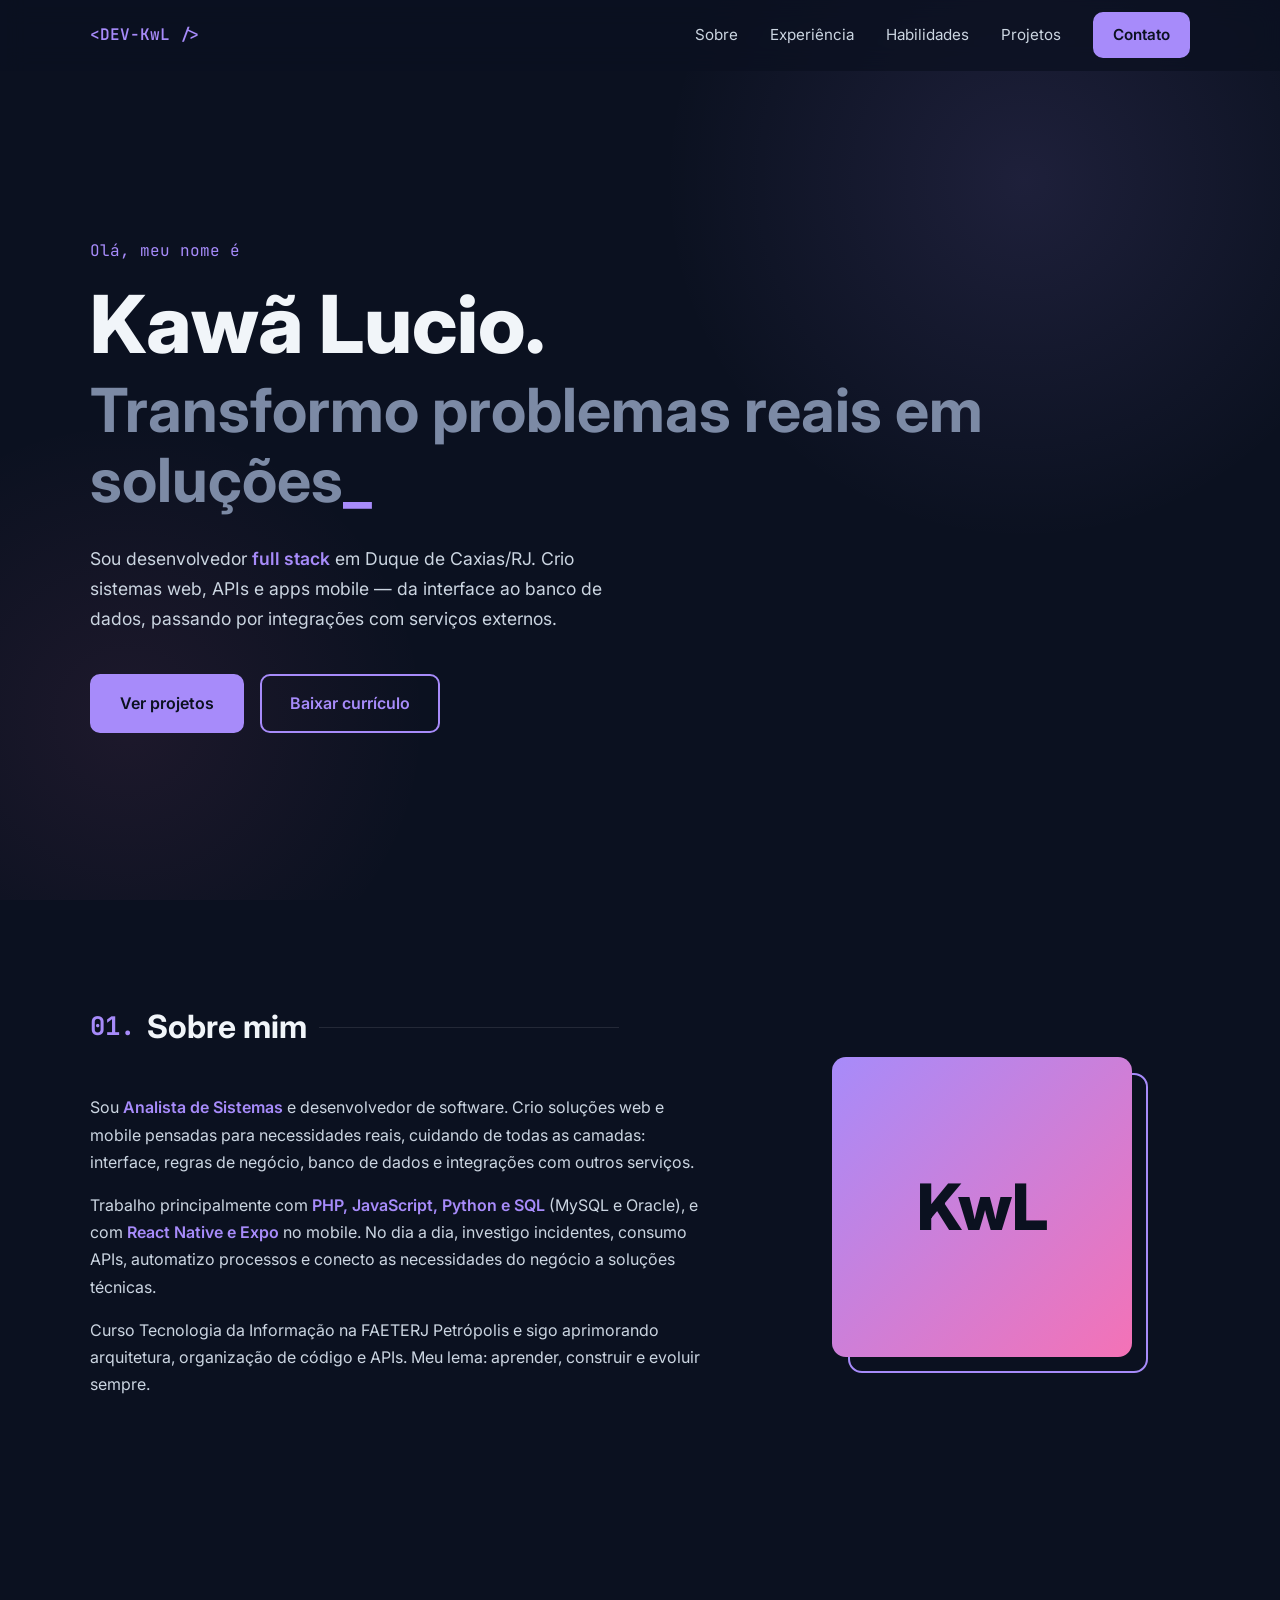
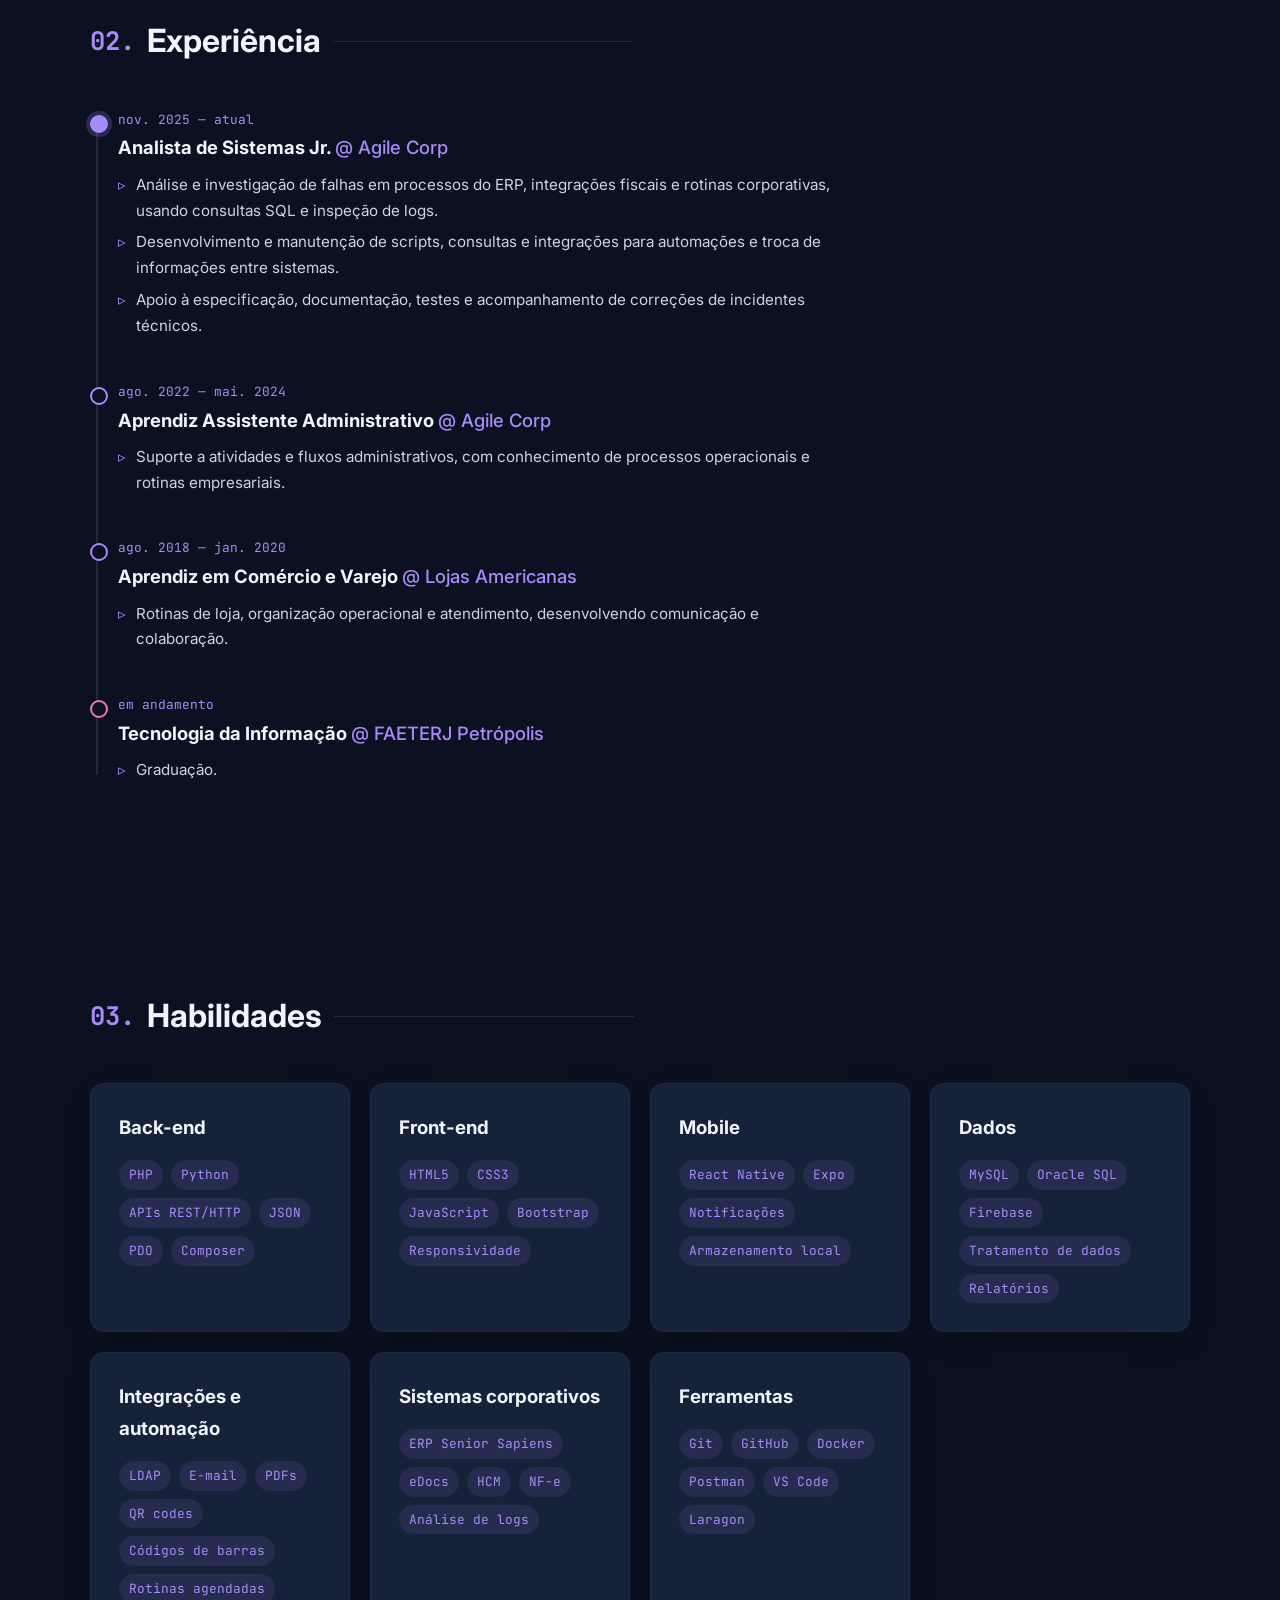
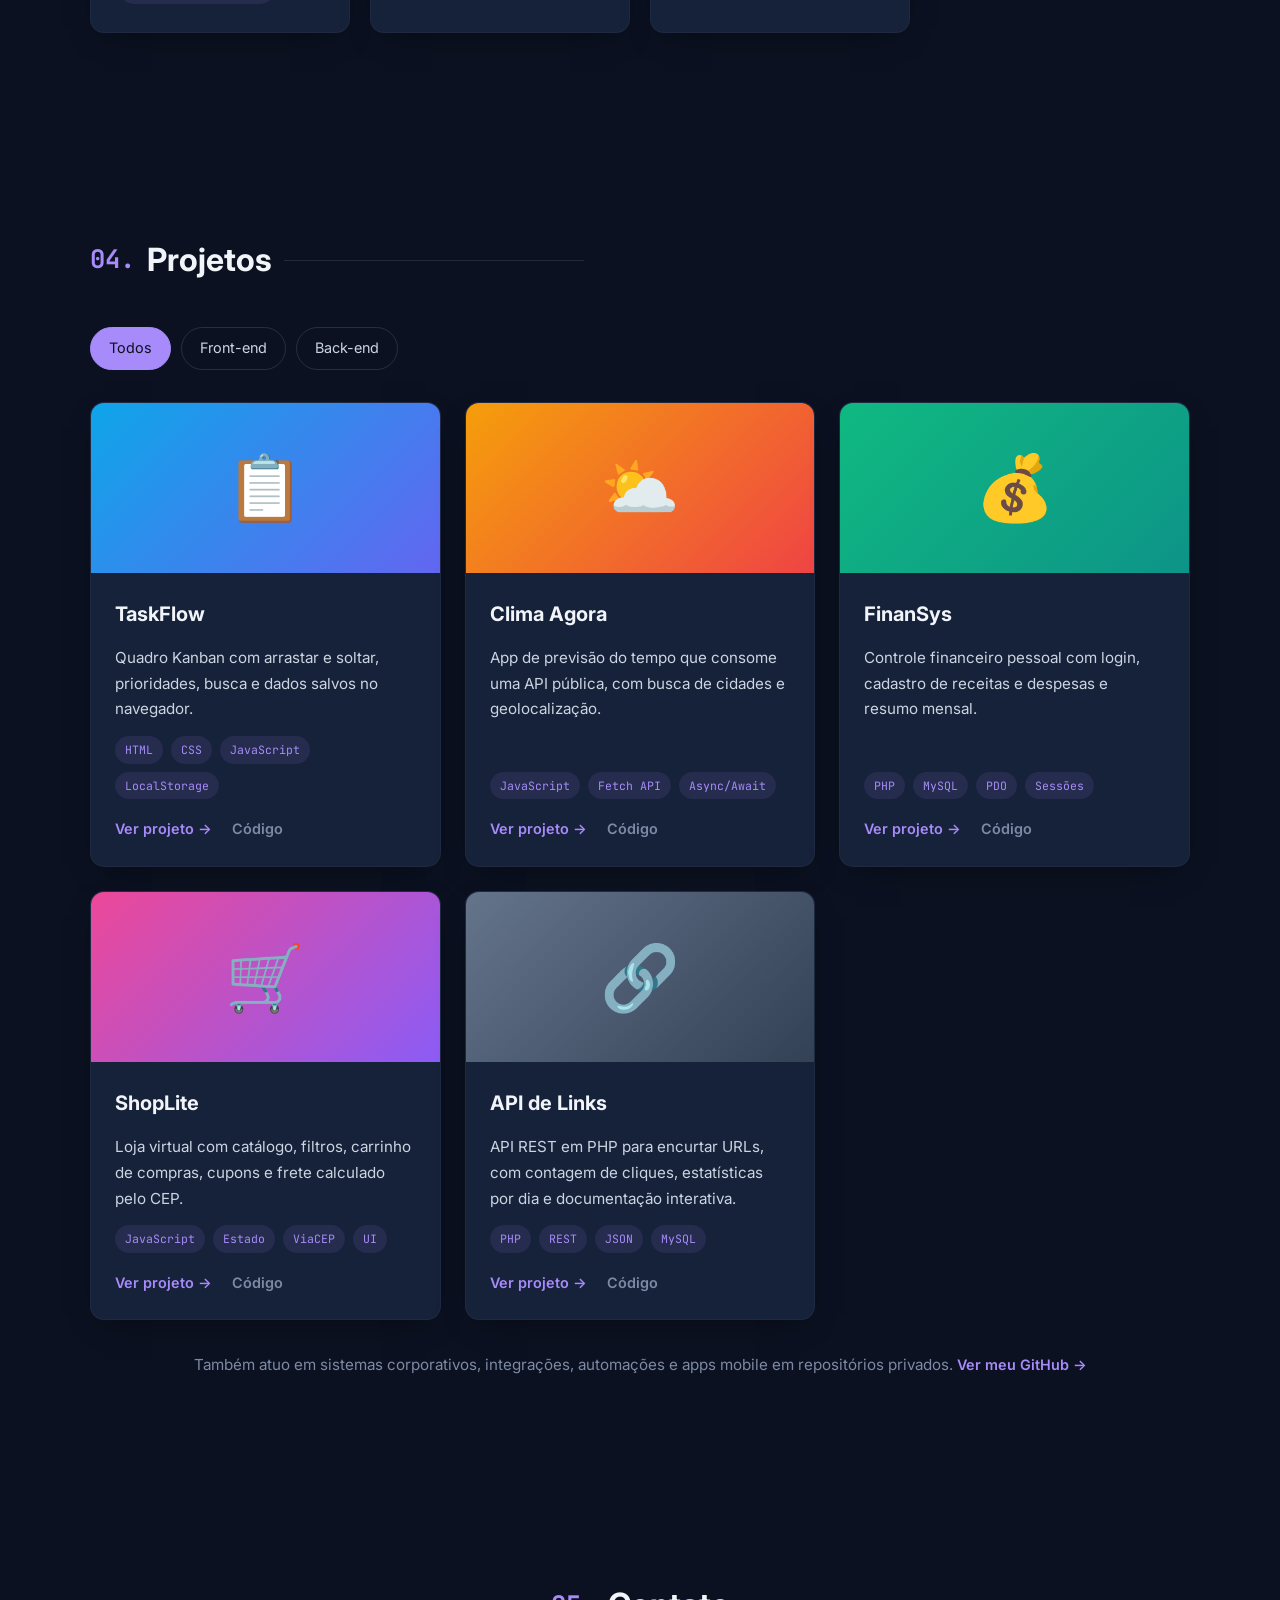
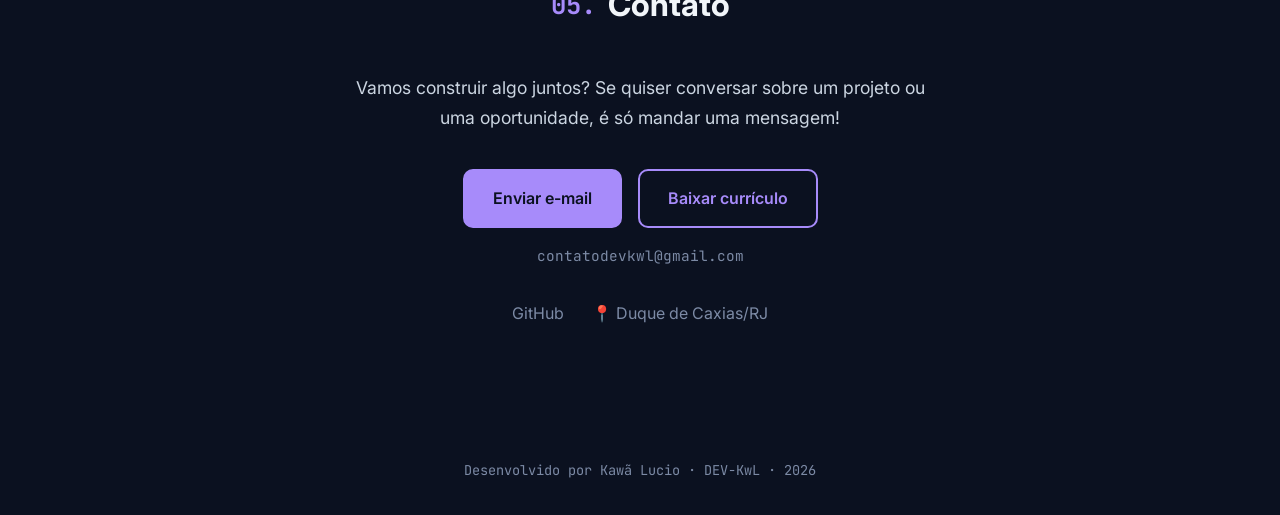
<file: index.html>
<!DOCTYPE html>
<html lang="pt-BR">
<head>
  <meta charset="UTF-8">
  <meta name="viewport" content="width=device-width, initial-scale=1.0">
  <title>Kawã Lucio — Desenvolvedor Full Stack</title>
  <meta name="description" content="Portfólio de Kawã Lucio (DEV-KwL), desenvolvedor full stack em Duque de Caxias/RJ. Sistemas web, APIs, integrações e apps mobile.">
  <link rel="preconnect" href="https://fonts.googleapis.com">
  <link href="https://fonts.googleapis.com/css2?family=Inter:wght@400;500;600;700;800&family=JetBrains+Mono:wght@400;600&display=swap" rel="stylesheet">
  <link rel="stylesheet" href="assets/css/style.css">
</head>
<body>
  <header class="nav">
    <div class="container nav__inner">
      <a href="#inicio" class="nav__logo">&lt;DEV-KwL /&gt;</a>
      <button class="nav__toggle" aria-label="Abrir menu" aria-expanded="false">
        <span></span><span></span><span></span>
      </button>
      <nav class="nav__menu">
        <a href="#sobre">Sobre</a>
        <a href="#experiencia">Experiência</a>
        <a href="#habilidades">Habilidades</a>
        <a href="#projetos">Projetos</a>
        <a href="#contato" class="btn btn--small">Contato</a>
      </nav>
    </div>
  </header>

  <main>
    <!-- HERO -->
    <section id="inicio" class="hero">
      <div class="container hero__inner">
        <p class="hero__hello mono">Olá, meu nome é</p>
        <h1 class="hero__title">Kawã Lucio.</h1>
        <h2 class="hero__subtitle">Transformo problemas reais em soluções<span class="cursor">_</span></h2>
        <p class="hero__text">
          Sou desenvolvedor <strong>full stack</strong> em Duque de Caxias/RJ. Crio sistemas web,
          APIs e apps mobile — da interface ao banco de dados, passando por integrações com
          serviços externos.
        </p>
        <div class="hero__actions">
          <a href="#projetos" class="btn">Ver projetos</a>
          <a href="assets/curriculo.pdf" class="btn btn--ghost" download="Curriculo_Kawa_Lucio.pdf">Baixar currículo</a>
        </div>
      </div>
    </section>

    <!-- SOBRE -->
    <section id="sobre" class="section">
      <div class="container about">
        <div class="about__text reveal">
          <h2 class="section__title"><span class="mono">01.</span> Sobre mim</h2>
          <p>
            Sou <strong>Analista de Sistemas</strong> e desenvolvedor de software. Crio soluções web e
            mobile pensadas para necessidades reais, cuidando de todas as camadas: interface, regras de
            negócio, banco de dados e integrações com outros serviços.
          </p>
          <p>
            Trabalho principalmente com <strong>PHP, JavaScript, Python e SQL</strong> (MySQL e Oracle),
            e com <strong>React Native e Expo</strong> no mobile. No dia a dia, investigo incidentes,
            consumo APIs, automatizo processos e conecto as necessidades do negócio a soluções técnicas.
          </p>
          <p>
            Curso Tecnologia da Informação na FAETERJ Petrópolis e sigo aprimorando arquitetura,
            organização de código e APIs. Meu lema: aprender, construir e evoluir sempre.
          </p>
        </div>
        <div class="about__photo reveal">
          <div class="about__photo-frame">
            <span>KwL</span>
          </div>
        </div>
      </div>
    </section>

    <!-- EXPERIÊNCIA -->
    <section id="experiencia" class="section">
      <div class="container">
        <h2 class="section__title reveal"><span class="mono">02.</span> Experiência</h2>
        <ol class="timeline">
          <li class="timeline__item reveal">
            <p class="timeline__date mono">nov. 2025 — atual</p>
            <h3>Analista de Sistemas Jr. <span>@ Agile Corp</span></h3>
            <ul>
              <li>Análise e investigação de falhas em processos do ERP, integrações fiscais e rotinas corporativas, usando consultas SQL e inspeção de logs.</li>
              <li>Desenvolvimento e manutenção de scripts, consultas e integrações para automações e troca de informações entre sistemas.</li>
              <li>Apoio à especificação, documentação, testes e acompanhamento de correções de incidentes técnicos.</li>
            </ul>
          </li>
          <li class="timeline__item reveal">
            <p class="timeline__date mono">ago. 2022 — mai. 2024</p>
            <h3>Aprendiz Assistente Administrativo <span>@ Agile Corp</span></h3>
            <ul>
              <li>Suporte a atividades e fluxos administrativos, com conhecimento de processos operacionais e rotinas empresariais.</li>
            </ul>
          </li>
          <li class="timeline__item reveal">
            <p class="timeline__date mono">ago. 2018 — jan. 2020</p>
            <h3>Aprendiz em Comércio e Varejo <span>@ Lojas Americanas</span></h3>
            <ul>
              <li>Rotinas de loja, organização operacional e atendimento, desenvolvendo comunicação e colaboração.</li>
            </ul>
          </li>
          <li class="timeline__item timeline__item--edu reveal">
            <p class="timeline__date mono">em andamento</p>
            <h3>Tecnologia da Informação <span>@ FAETERJ Petrópolis</span></h3>
            <ul>
              <li>Graduação.</li>
            </ul>
          </li>
        </ol>
      </div>
    </section>

    <!-- HABILIDADES -->
    <section id="habilidades" class="section">
      <div class="container">
        <h2 class="section__title reveal"><span class="mono">03.</span> Habilidades</h2>
        <div class="skills">
          <div class="skill-card reveal">
            <h3>Back-end</h3>
            <ul class="tags">
              <li>PHP</li><li>Python</li><li>APIs REST/HTTP</li><li>JSON</li><li>PDO</li><li>Composer</li>
            </ul>
          </div>
          <div class="skill-card reveal">
            <h3>Front-end</h3>
            <ul class="tags">
              <li>HTML5</li><li>CSS3</li><li>JavaScript</li><li>Bootstrap</li><li>Responsividade</li>
            </ul>
          </div>
          <div class="skill-card reveal">
            <h3>Mobile</h3>
            <ul class="tags">
              <li>React Native</li><li>Expo</li><li>Notificações</li><li>Armazenamento local</li>
            </ul>
          </div>
          <div class="skill-card reveal">
            <h3>Dados</h3>
            <ul class="tags">
              <li>MySQL</li><li>Oracle SQL</li><li>Firebase</li><li>Tratamento de dados</li><li>Relatórios</li>
            </ul>
          </div>
          <div class="skill-card reveal">
            <h3>Integrações e automação</h3>
            <ul class="tags">
              <li>LDAP</li><li>E-mail</li><li>PDFs</li><li>QR codes</li><li>Códigos de barras</li><li>Rotinas agendadas</li>
            </ul>
          </div>
          <div class="skill-card reveal">
            <h3>Sistemas corporativos</h3>
            <ul class="tags">
              <li>ERP Senior Sapiens</li><li>eDocs</li><li>HCM</li><li>NF-e</li><li>Análise de logs</li>
            </ul>
          </div>
          <div class="skill-card reveal">
            <h3>Ferramentas</h3>
            <ul class="tags">
              <li>Git</li><li>GitHub</li><li>Docker</li><li>Postman</li><li>VS Code</li><li>Laragon</li>
            </ul>
          </div>
        </div>
      </div>
    </section>

    <!-- PROJETOS -->
    <section id="projetos" class="section">
      <div class="container">
        <h2 class="section__title reveal"><span class="mono">04.</span> Projetos</h2>
        <div class="filters reveal" role="tablist">
          <button class="filter is-active" data-filter="todos">Todos</button>
          <button class="filter" data-filter="front">Front-end</button>
          <button class="filter" data-filter="back">Back-end</button>
        </div>
        <div class="projects">
          <article class="project reveal" data-cat="front">
            <div class="project__thumb project__thumb--1"><span>📋</span></div>
            <div class="project__body">
              <h3>TaskFlow</h3>
              <p>Quadro Kanban com arrastar e soltar, prioridades, busca e dados salvos no navegador.</p>
              <ul class="tags tags--small"><li>HTML</li><li>CSS</li><li>JavaScript</li><li>LocalStorage</li></ul>
              <div class="project__links">
                <a href="projetos/taskflow/" class="link">Ver projeto →</a>
                <a href="https://github.com/KwL-21/portfolio/tree/main/projetos/taskflow" class="link link--muted" target="_blank" rel="noopener">Código</a>
              </div>
            </div>
          </article>

          <article class="project reveal" data-cat="front">
            <div class="project__thumb project__thumb--2"><span>⛅</span></div>
            <div class="project__body">
              <h3>Clima Agora</h3>
              <p>App de previsão do tempo que consome uma API pública, com busca de cidades e geolocalização.</p>
              <ul class="tags tags--small"><li>JavaScript</li><li>Fetch API</li><li>Async/Await</li></ul>
              <div class="project__links">
                <a href="projetos/clima/" class="link">Ver projeto →</a>
                <a href="https://github.com/KwL-21/portfolio/tree/main/projetos/clima" class="link link--muted" target="_blank" rel="noopener">Código</a>
              </div>
            </div>
          </article>

          <article class="project reveal" data-cat="back">
            <div class="project__thumb project__thumb--3"><span>💰</span></div>
            <div class="project__body">
              <h3>FinanSys</h3>
              <p>Controle financeiro pessoal com login, cadastro de receitas e despesas e resumo mensal.</p>
              <ul class="tags tags--small"><li>PHP</li><li>MySQL</li><li>PDO</li><li>Sessões</li></ul>
              <div class="project__links">
                <a href="projetos/finansys/" class="link" data-php>Ver projeto →</a>
                <a href="https://github.com/KwL-21/portfolio/tree/main/projetos/finansys" class="link link--muted" target="_blank" rel="noopener">Código</a>
              </div>
            </div>
          </article>

          <article class="project reveal" data-cat="front">
            <div class="project__thumb project__thumb--4"><span>🛒</span></div>
            <div class="project__body">
              <h3>ShopLite</h3>
              <p>Loja virtual com catálogo, filtros, carrinho de compras, cupons e frete calculado pelo CEP.</p>
              <ul class="tags tags--small"><li>JavaScript</li><li>Estado</li><li>ViaCEP</li><li>UI</li></ul>
              <div class="project__links">
                <a href="projetos/shoplite/" class="link">Ver projeto →</a>
                <a href="https://github.com/KwL-21/portfolio/tree/main/projetos/shoplite" class="link link--muted" target="_blank" rel="noopener">Código</a>
              </div>
            </div>
          </article>

          <article class="project reveal" data-cat="back">
            <div class="project__thumb project__thumb--5"><span>🔗</span></div>
            <div class="project__body">
              <h3>API de Links</h3>
              <p>API REST em PHP para encurtar URLs, com contagem de cliques, estatísticas por dia e documentação interativa.</p>
              <ul class="tags tags--small"><li>PHP</li><li>REST</li><li>JSON</li><li>MySQL</li></ul>
              <div class="project__links">
                <a href="projetos/linkapi/" class="link" data-php>Ver projeto →</a>
                <a href="https://github.com/KwL-21/portfolio/tree/main/projetos/linkapi" class="link link--muted" target="_blank" rel="noopener">Código</a>
              </div>
            </div>
          </article>
        </div>
        <p class="projects__more reveal">
          Também atuo em sistemas corporativos, integrações, automações e apps mobile em repositórios privados.
          <a href="https://github.com/KwL-21" target="_blank" rel="noopener" class="link">Ver meu GitHub →</a>
        </p>
      </div>
    </section>

    <!-- CONTATO -->
    <section id="contato" class="section contact">
      <div class="container contact__inner reveal">
        <h2 class="section__title section__title--center"><span class="mono">05.</span> Contato</h2>
        <p>Vamos construir algo juntos? Se quiser conversar sobre um projeto ou uma oportunidade, é só mandar uma mensagem!</p>
        <div class="contact__actions">
          <a href="mailto:contatodevkwl@gmail.com" class="btn">Enviar e-mail</a>
          <a href="assets/curriculo.pdf" class="btn btn--ghost" download="Curriculo_Kawa_Lucio.pdf">Baixar currículo</a>
        </div>
        <p class="contact__email mono">contatodevkwl@gmail.com</p>
        <div class="socials">
          <a href="https://github.com/KwL-21" target="_blank" rel="noopener">GitHub</a>
          <span>📍 Duque de Caxias/RJ</span>
        </div>
      </div>
    </section>
  </main>

  <footer class="footer">
    <p class="mono">Desenvolvido por Kawã Lucio · DEV-KwL · <span id="ano"></span></p>
  </footer>

  <script src="assets/js/main.js"></script>
</body>
</html>
</file>
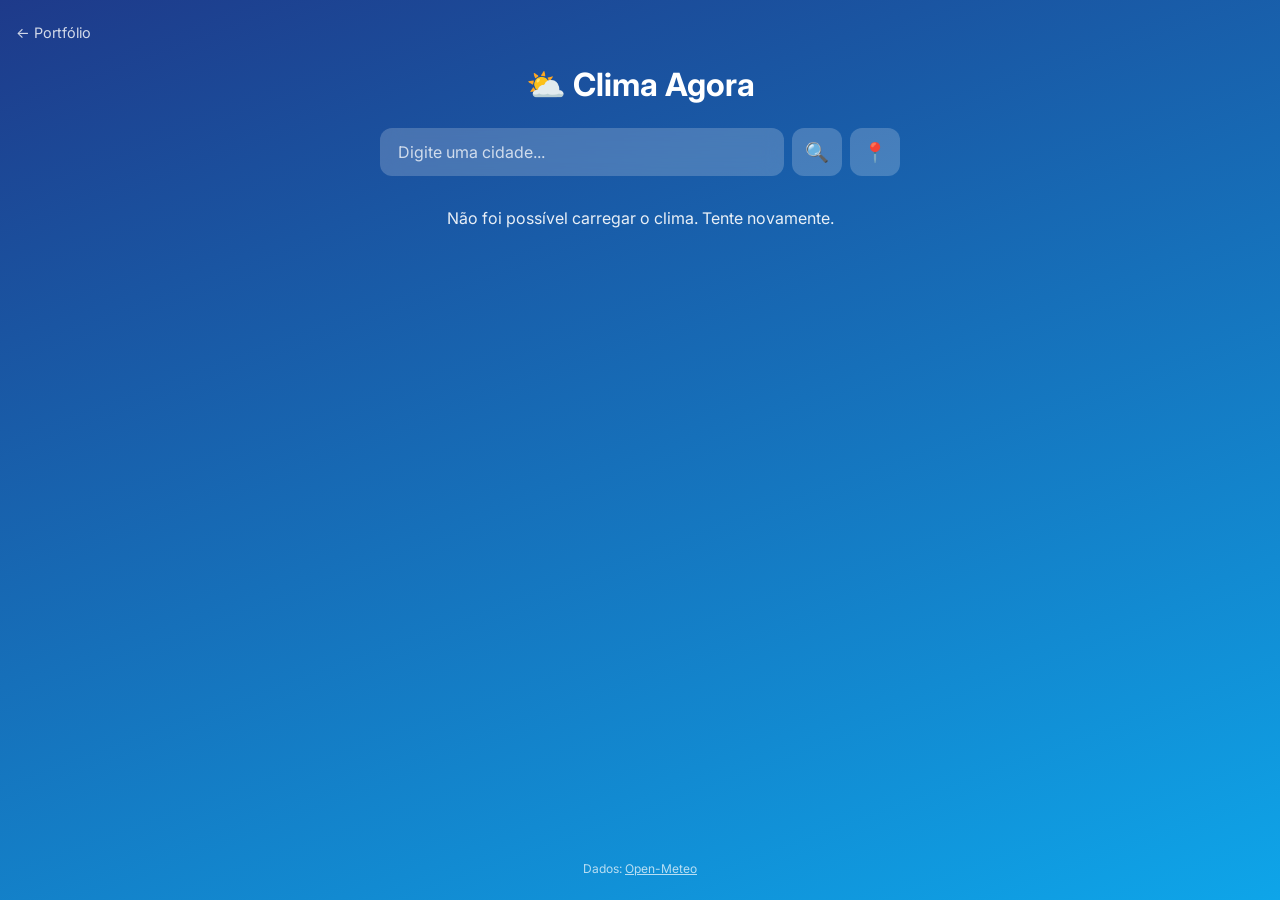
<file: projetos/clima/index.html>
<!DOCTYPE html>
<html lang="pt-BR">
<head>
  <meta charset="UTF-8">
  <meta name="viewport" content="width=device-width, initial-scale=1.0">
  <title>Clima Agora</title>
  <link href="https://fonts.googleapis.com/css2?family=Inter:wght@300;400;600;700&display=swap" rel="stylesheet">
  <link rel="stylesheet" href="style.css">
</head>
<body>
  <a href="../../#projetos" class="back">← Portfólio</a>

  <main class="app">
    <h1 class="logo">⛅ Clima Agora</h1>

    <form class="search" id="form-busca" autocomplete="off">
      <input type="search" id="cidade" placeholder="Digite uma cidade..." aria-label="Cidade" required>
      <button type="submit" aria-label="Buscar">🔍</button>
      <button type="button" id="local" title="Usar minha localização" aria-label="Usar minha localização">📍</button>
      <ul class="suggestions" id="sugestoes" hidden></ul>
    </form>

    <p class="status" id="status" hidden></p>

    <section class="current" id="atual" hidden>
      <p class="current__place" id="local-nome"></p>
      <div class="current__main">
        <span class="current__icon" id="icone"></span>
        <span class="current__temp" id="temp"></span>
      </div>
      <p class="current__desc" id="descricao"></p>
      <div class="current__details">
        <div><span>Sensação</span><strong id="sensacao"></strong></div>
        <div><span>Umidade</span><strong id="umidade"></strong></div>
        <div><span>Vento</span><strong id="vento"></strong></div>
      </div>
    </section>

    <section class="forecast" id="previsao" hidden>
      <h2>Próximos dias</h2>
      <div class="forecast__list" id="dias"></div>
    </section>
  </main>

  <footer class="credit">Dados: <a href="https://open-meteo.com/" target="_blank" rel="noopener">Open-Meteo</a></footer>

  <script src="app.js"></script>
</body>
</html>
</file>
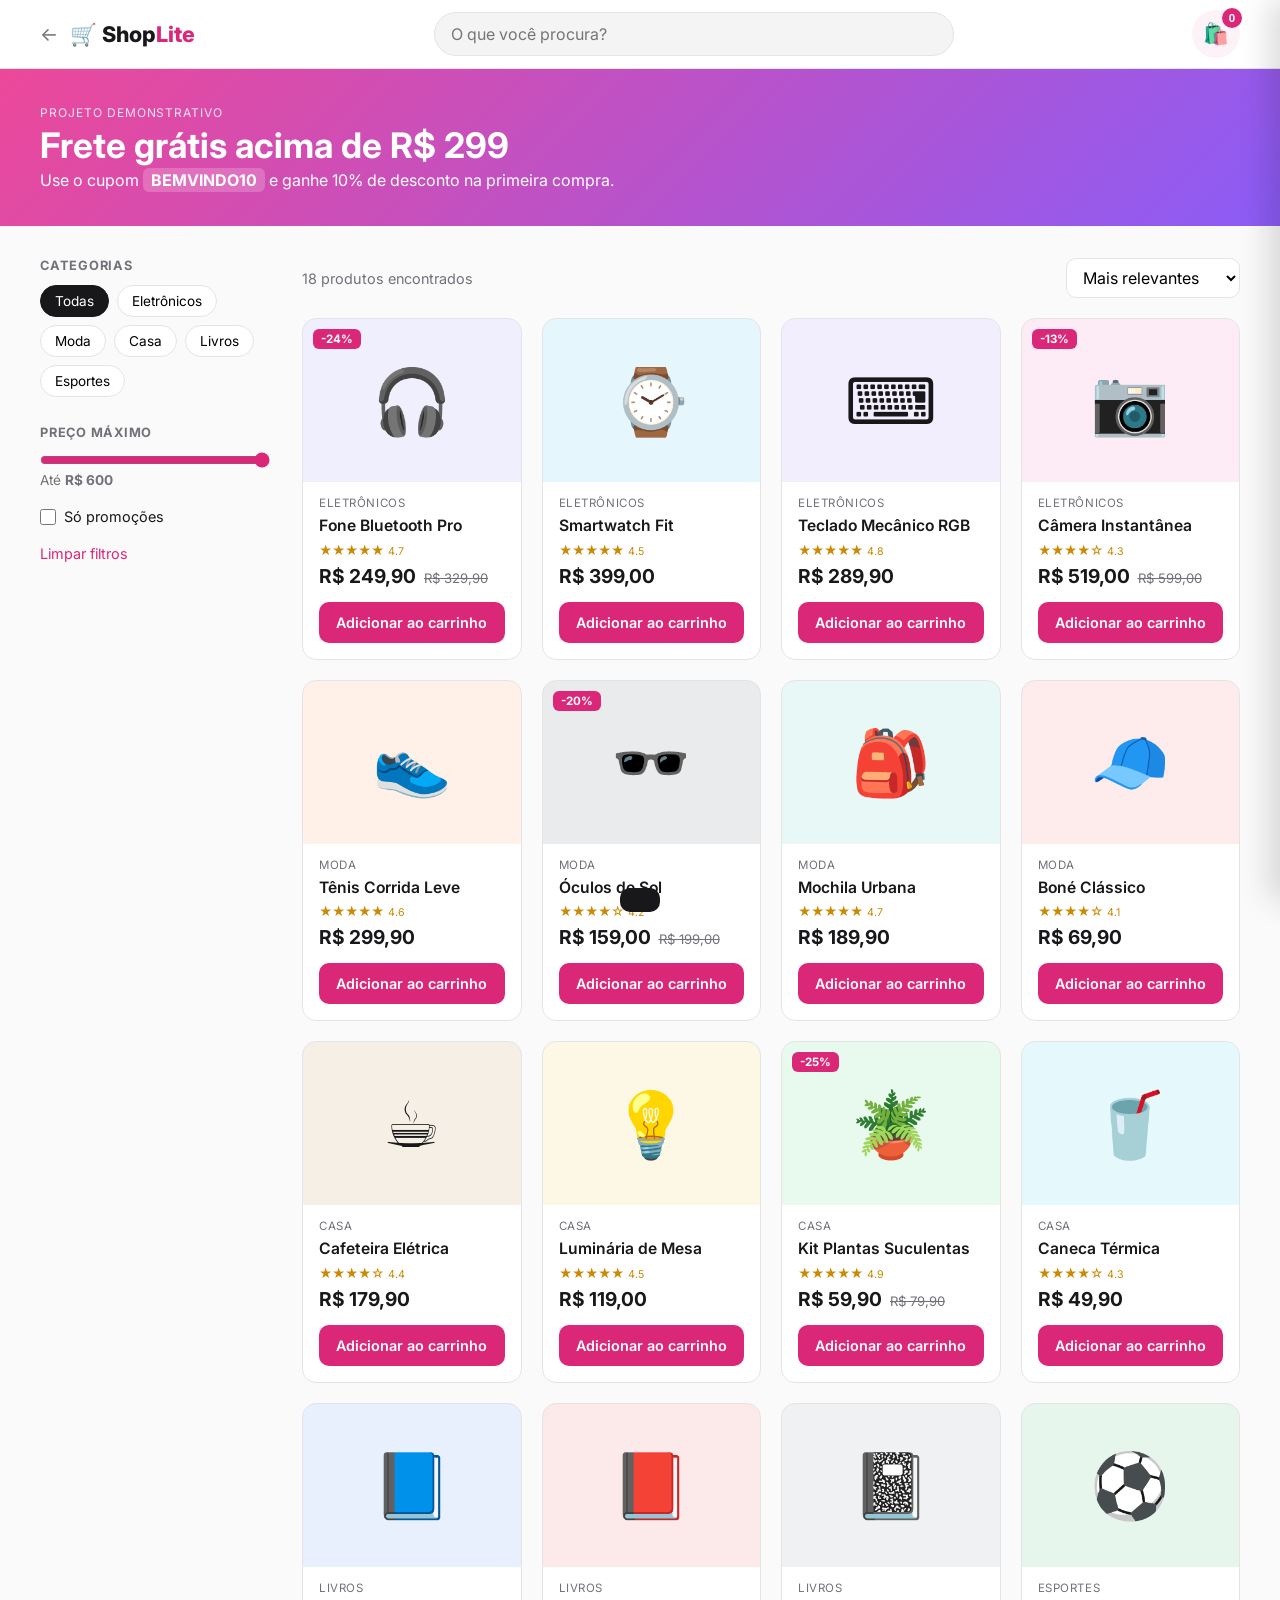
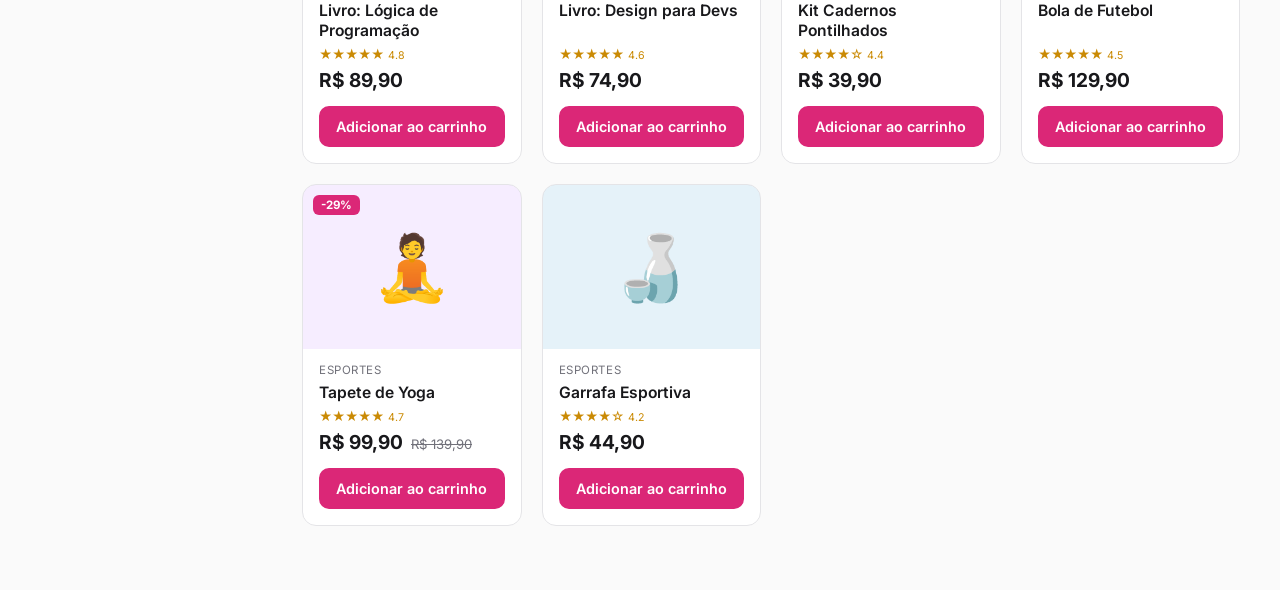
<file: projetos/shoplite/index.html>
<!DOCTYPE html>
<html lang="pt-BR">
<head>
  <meta charset="UTF-8">
  <meta name="viewport" content="width=device-width, initial-scale=1.0">
  <title>ShopLite — Loja Virtual</title>
  <link href="https://fonts.googleapis.com/css2?family=Inter:wght@400;500;600;700;800&display=swap" rel="stylesheet">
  <link rel="stylesheet" href="style.css">
</head>
<body>
  <header class="topbar">
    <div class="container topbar__inner">
      <div class="topbar__left">
        <a href="../../#projetos" class="back" title="Voltar ao portfólio">←</a>
        <a href="./" class="logo">🛒 Shop<span>Lite</span></a>
      </div>
      <input type="search" id="busca" class="search" placeholder="O que você procura?" aria-label="Buscar produtos">
      <button class="cart-btn" id="abrir-carrinho" aria-label="Abrir carrinho">
        🛍️ <span class="cart-btn__count" id="contador">0</span>
      </button>
    </div>
  </header>

  <section class="banner">
    <div class="container">
      <p class="banner__tag">Projeto demonstrativo</p>
      <h1>Frete grátis acima de R$ 299</h1>
      <p>Use o cupom <strong>BEMVINDO10</strong> e ganhe 10% de desconto na primeira compra.</p>
    </div>
  </section>

  <main class="container shop">
    <aside class="filters" aria-label="Filtros">
      <h2>Categorias</h2>
      <div class="chips" id="categorias"></div>

      <h2>Preço máximo</h2>
      <input type="range" id="preco" min="0" max="600" step="10" value="600" aria-label="Preço máximo">
      <p class="range-label">Até <strong id="preco-label">R$ 600</strong></p>

      <label class="check"><input type="checkbox" id="promo"> Só promoções</label>

      <button class="link-btn" id="limpar">Limpar filtros</button>
    </aside>

    <section>
      <div class="toolbar">
        <p id="resultado"></p>
        <select id="ordem" aria-label="Ordenar por">
          <option value="relevancia">Mais relevantes</option>
          <option value="menor">Menor preço</option>
          <option value="maior">Maior preço</option>
          <option value="nota">Melhor avaliados</option>
          <option value="nome">Nome (A–Z)</option>
        </select>
      </div>
      <div class="grid" id="produtos"></div>
    </section>
  </main>

  <!-- Carrinho lateral -->
  <div class="overlay" id="overlay" hidden></div>
  <aside class="cart" id="carrinho" aria-label="Carrinho" aria-hidden="true">
    <header class="cart__header">
      <h2>Seu carrinho</h2>
      <button class="icon-btn" id="fechar-carrinho" aria-label="Fechar carrinho">✕</button>
    </header>

    <div class="cart__items" id="itens"></div>

    <footer class="cart__footer" id="rodape-carrinho">
      <form class="inline-form" id="form-cupom">
        <input id="cupom" placeholder="Cupom de desconto" aria-label="Cupom" autocomplete="off">
        <button class="btn btn--outline">Aplicar</button>
      </form>
      <p class="hint" id="cupom-msg"></p>

      <form class="inline-form" id="form-cep">
        <input id="cep" placeholder="CEP (ex.: 01001-000)" inputmode="numeric" maxlength="9" aria-label="CEP" autocomplete="off">
        <button class="btn btn--outline">Calcular</button>
      </form>
      <p class="hint" id="frete-msg"></p>

      <dl class="totals">
        <div><dt>Subtotal</dt><dd id="subtotal"></dd></div>
        <div class="totals__desconto" id="linha-desconto" hidden><dt>Desconto</dt><dd id="desconto"></dd></div>
        <div><dt>Frete</dt><dd id="frete">—</dd></div>
        <div class="totals__total"><dt>Total</dt><dd id="total"></dd></div>
      </dl>
      <button class="btn btn--full" id="finalizar">Finalizar compra</button>
    </footer>
  </aside>

  <dialog id="sucesso">
    <div class="success">
      <div class="success__icon">🎉</div>
      <h2>Pedido confirmado!</h2>
      <p>Pedido <strong id="numero-pedido"></strong> no valor de <strong id="valor-pedido"></strong>.</p>
      <p class="hint">Esta é uma loja demonstrativa — nenhuma cobrança foi feita.</p>
      <form method="dialog"><button class="btn">Continuar comprando</button></form>
    </div>
  </dialog>

  <div class="toast" id="toast" role="status" aria-live="polite"></div>

  <script src="produtos.js"></script>
  <script src="app.js"></script>
</body>
</html>
</file>
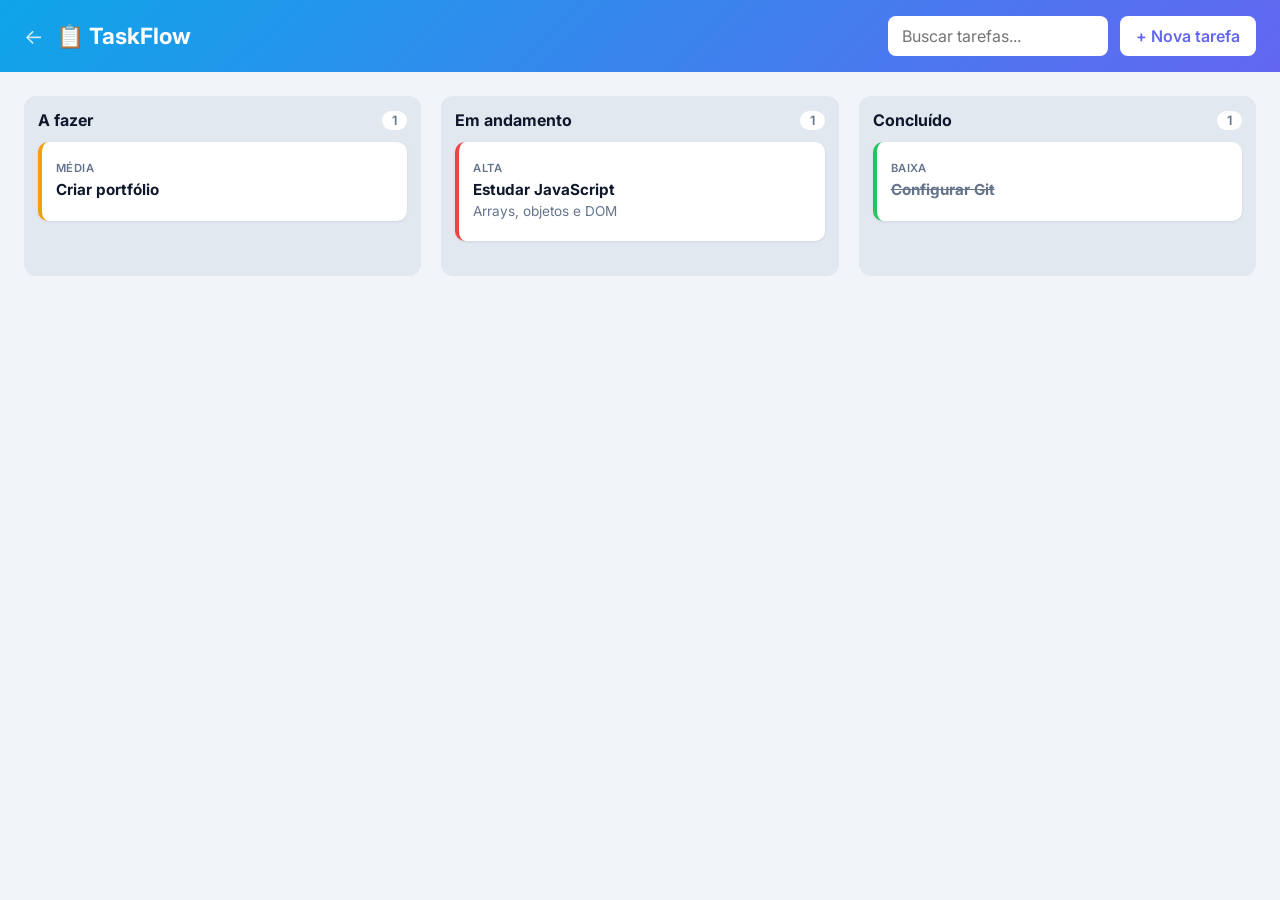
<file: projetos/taskflow/index.html>
<!DOCTYPE html>
<html lang="pt-BR">
<head>
  <meta charset="UTF-8">
  <meta name="viewport" content="width=device-width, initial-scale=1.0">
  <title>TaskFlow — Quadro Kanban</title>
  <link href="https://fonts.googleapis.com/css2?family=Inter:wght@400;500;600;700&display=swap" rel="stylesheet">
  <link rel="stylesheet" href="style.css">
</head>
<body>
  <header class="topbar">
    <div class="topbar__left">
      <a href="../../#projetos" class="back" title="Voltar ao portfólio">←</a>
      <h1>📋 TaskFlow</h1>
    </div>
    <div class="topbar__right">
      <input type="search" id="busca" placeholder="Buscar tarefas..." aria-label="Buscar tarefas">
      <button class="btn" id="nova">+ Nova tarefa</button>
    </div>
  </header>

  <main class="board">
    <section class="column" data-status="todo">
      <header class="column__header"><h2>A fazer</h2><span class="count">0</span></header>
      <div class="column__list" data-status="todo"></div>
    </section>
    <section class="column" data-status="doing">
      <header class="column__header"><h2>Em andamento</h2><span class="count">0</span></header>
      <div class="column__list" data-status="doing"></div>
    </section>
    <section class="column" data-status="done">
      <header class="column__header"><h2>Concluído</h2><span class="count">0</span></header>
      <div class="column__list" data-status="done"></div>
    </section>
  </main>

  <dialog id="modal">
    <form method="dialog" id="form">
      <h2 id="modal-titulo">Nova tarefa</h2>
      <label>Título
        <input name="titulo" required maxlength="80" autocomplete="off">
      </label>
      <label>Descrição
        <textarea name="descricao" rows="3" maxlength="300"></textarea>
      </label>
      <div class="row">
        <label>Prioridade
          <select name="prioridade">
            <option value="baixa">Baixa</option>
            <option value="media" selected>Média</option>
            <option value="alta">Alta</option>
          </select>
        </label>
        <label>Prazo
          <input type="date" name="prazo">
        </label>
      </div>
      <div class="modal__actions">
        <button type="button" class="btn btn--danger" id="excluir" hidden>Excluir</button>
        <span class="spacer"></span>
        <button type="button" class="btn btn--ghost" id="cancelar">Cancelar</button>
        <button type="submit" class="btn">Salvar</button>
      </div>
    </form>
  </dialog>

  <template id="card-tpl">
    <article class="card" draggable="true" tabindex="0">
      <span class="card__prio"></span>
      <h3 class="card__title"></h3>
      <p class="card__desc"></p>
      <footer class="card__footer">
        <span class="card__prazo"></span>
      </footer>
    </article>
  </template>

  <script src="app.js"></script>
</body>
</html>
</file>
<file: assets/css/style.css>
:root {
  --bg: #0b1120;
  --bg-2: #111a2e;
  --card: #16213a;
  --text: #cbd5e1;
  --text-strong: #f1f5f9;
  --muted: #7c8aa5;
  --accent: #a78bfa;
  --accent-2: #f472b6;
  --radius: 14px;
  --shadow: 0 10px 30px -15px rgba(0, 0, 0, 0.6);
  --max: 1100px;
}

* { box-sizing: border-box; margin: 0; padding: 0; }

html { scroll-behavior: smooth; scroll-padding-top: 80px; }

body {
  font-family: "Inter", system-ui, sans-serif;
  background: var(--bg);
  color: var(--text);
  line-height: 1.7;
  overflow-x: hidden;
}

a { color: inherit; text-decoration: none; }
ul { list-style: none; }

.container { width: min(100% - 32px, var(--max)); margin-inline: auto; }
.mono { font-family: "JetBrains Mono", monospace; }

/* ---------- Botões ---------- */
.btn {
  display: inline-block;
  padding: 14px 28px;
  border-radius: 10px;
  background: var(--accent);
  color: #0b1120;
  font-weight: 600;
  border: 2px solid var(--accent);
  transition: transform .2s, box-shadow .2s, background .2s;
}
.btn:hover { transform: translateY(-3px); box-shadow: 0 8px 20px -8px var(--accent); }
.btn--ghost { background: transparent; color: var(--accent); }
.btn--small { padding: 8px 18px; }

/* ---------- Navegação ---------- */
.nav {
  position: fixed;
  inset: 0 0 auto 0;
  z-index: 100;
  backdrop-filter: blur(12px);
  background: rgba(11, 17, 32, 0.75);
  border-bottom: 1px solid transparent;
  transition: border-color .3s;
}
.nav.is-scrolled { border-color: rgba(255,255,255,0.06); }
.nav__inner { display: flex; align-items: center; justify-content: space-between; height: 70px; }
.nav__logo { font-family: "JetBrains Mono", monospace; font-weight: 600; color: var(--accent); }
.nav__menu { display: flex; align-items: center; gap: 32px; font-size: .95rem; }
.nav__menu a:not(.btn):hover { color: var(--accent); }
.nav__menu .btn { color: #0b1120; }
.nav__toggle { display: none; background: none; border: 0; cursor: pointer; padding: 8px; }
.nav__toggle span { display: block; width: 24px; height: 2px; margin: 5px 0; background: var(--text-strong); transition: .3s; }

/* ---------- Hero ---------- */
.hero { min-height: 100vh; display: flex; align-items: center; padding-top: 70px; position: relative; }
.hero::before {
  content: "";
  position: absolute;
  inset: 0;
  background:
    radial-gradient(600px circle at 80% 20%, rgba(167,139,250,.12), transparent 60%),
    radial-gradient(500px circle at 10% 80%, rgba(244,114,182,.08), transparent 60%);
  pointer-events: none;
}
.hero__inner { position: relative; }
.hero__hello { color: var(--accent); margin-bottom: 16px; }
.hero__title { font-size: clamp(2.6rem, 8vw, 5rem); color: var(--text-strong); line-height: 1.1; font-weight: 800; }
.hero__subtitle { font-size: clamp(1.8rem, 6vw, 3.8rem); color: var(--muted); line-height: 1.15; font-weight: 700; margin-top: 8px; }
.cursor { color: var(--accent); animation: blink 1s steps(1) infinite; }
@keyframes blink { 50% { opacity: 0; } }
.hero__text { max-width: 540px; margin: 28px 0 40px; font-size: 1.1rem; }
.hero__text strong { color: var(--accent); font-weight: 600; }
.hero__actions { display: flex; gap: 16px; flex-wrap: wrap; }

/* ---------- Seções ---------- */
.section { padding: 100px 0; }
.section__title {
  display: flex;
  align-items: center;
  gap: 12px;
  font-size: clamp(1.5rem, 4vw, 2rem);
  color: var(--text-strong);
  margin-bottom: 40px;
  white-space: nowrap;
}
.section__title .mono { color: var(--accent); font-size: .8em; }
.section__title::after { content: ""; height: 1px; width: 100%; max-width: 300px; background: rgba(255,255,255,.1); }
.section__title--center { justify-content: center; }
.section__title--center::after { display: none; }

/* ---------- Sobre ---------- */
.about { display: grid; grid-template-columns: 3fr 2fr; gap: 60px; align-items: center; }
.about__text p { margin-bottom: 16px; }
.about__text strong { color: var(--accent); font-weight: 600; }
.about__photo-frame {
  aspect-ratio: 1;
  max-width: 300px;
  margin-inline: auto;
  border-radius: var(--radius);
  background: linear-gradient(135deg, var(--accent), var(--accent-2));
  display: grid;
  place-items: center;
  font-size: 4rem;
  font-weight: 800;
  color: #0b1120;
  position: relative;
  transition: transform .3s;
}
.about__photo-frame::after {
  content: "";
  position: absolute;
  inset: 0;
  border: 2px solid var(--accent);
  border-radius: var(--radius);
  transform: translate(16px, 16px);
  z-index: -1;
  transition: transform .3s;
}
.about__photo-frame:hover { transform: translate(-4px, -4px); }
.about__photo-frame:hover::after { transform: translate(20px, 20px); }

/* ---------- Experiência ---------- */
.timeline { list-style: none; position: relative; padding-left: 28px; max-width: 760px; }
.timeline::before { content: ""; position: absolute; left: 6px; top: 8px; bottom: 8px; width: 2px; background: rgba(255,255,255,.1); }
.timeline__item { position: relative; padding-bottom: 36px; }
.timeline__item:last-child { padding-bottom: 0; }
.timeline__item::before {
  content: "";
  position: absolute;
  left: -28px;
  top: 6px;
  width: 14px;
  height: 14px;
  border-radius: 50%;
  background: var(--bg);
  border: 2px solid var(--accent);
}
.timeline__item:first-child::before { background: var(--accent); box-shadow: 0 0 0 4px rgba(167,139,250,.2); }
.timeline__item--edu::before { border-color: var(--accent-2); }
.timeline__date { font-size: .8rem; color: var(--accent); }
.timeline__item h3 { color: var(--text-strong); font-size: 1.15rem; margin: 2px 0 8px; }
.timeline__item h3 span { color: var(--accent); font-weight: 500; }
.timeline__item ul li { position: relative; padding-left: 18px; margin-bottom: 6px; font-size: .95rem; }
.timeline__item ul li::before { content: "▹"; position: absolute; left: 0; color: var(--accent); }

/* ---------- Habilidades ---------- */
.skills { display: grid; grid-template-columns: repeat(auto-fit, minmax(230px, 1fr)); gap: 20px; }
.skill-card {
  background: var(--card);
  border-radius: var(--radius);
  padding: 28px;
  box-shadow: var(--shadow);
  border: 1px solid rgba(255,255,255,.04);
  transition: transform .25s, border-color .25s;
}
.skill-card:hover { transform: translateY(-6px); border-color: rgba(167,139,250,.4); }
.skill-card h3 { color: var(--text-strong); margin-bottom: 16px; }

.tags { display: flex; flex-wrap: wrap; gap: 8px; }
.tags li {
  font-family: "JetBrains Mono", monospace;
  font-size: .8rem;
  padding: 4px 10px;
  border-radius: 999px;
  background: rgba(167,139,250,.1);
  color: var(--accent);
}
.tags--small li { font-size: .72rem; }

/* ---------- Projetos ---------- */
.filters { display: flex; gap: 10px; margin-bottom: 32px; flex-wrap: wrap; }
.filter {
  background: transparent;
  border: 1px solid rgba(255,255,255,.12);
  color: var(--text);
  padding: 8px 18px;
  border-radius: 999px;
  cursor: pointer;
  font: inherit;
  font-size: .9rem;
  transition: .2s;
}
.filter:hover { border-color: var(--accent); color: var(--accent); }
.filter.is-active { background: var(--accent); border-color: var(--accent); color: #0b1120; }

.projects { display: grid; grid-template-columns: repeat(auto-fill, minmax(300px, 1fr)); gap: 24px; }
.project {
  background: var(--card);
  border-radius: var(--radius);
  overflow: hidden;
  box-shadow: var(--shadow);
  border: 1px solid rgba(255,255,255,.04);
  display: flex;
  flex-direction: column;
  transition: transform .25s, border-color .25s;
}
.project:hover { transform: translateY(-6px); border-color: rgba(167,139,250,.4); }
.project.is-hidden { display: none; }
.project__thumb { height: 170px; display: grid; place-items: center; font-size: 4rem; }
.project__thumb span { transition: transform .3s; }
.project:hover .project__thumb span { transform: scale(1.15) rotate(-5deg); }
.project__thumb--1 { background: linear-gradient(135deg, #0ea5e9, #6366f1); }
.project__thumb--2 { background: linear-gradient(135deg, #f59e0b, #ef4444); }
.project__thumb--3 { background: linear-gradient(135deg, #10b981, #0d9488); }
.project__thumb--4 { background: linear-gradient(135deg, #ec4899, #8b5cf6); }
.project__thumb--5 { background: linear-gradient(135deg, #64748b, #334155); }
.project__body { padding: 24px; display: flex; flex-direction: column; gap: 14px; flex: 1; }
.project__body h3 { color: var(--text-strong); font-size: 1.25rem; display: flex; align-items: center; gap: 10px; }
.project__body p { font-size: .95rem; flex: 1; }
.project__links { display: flex; gap: 20px; margin-top: 4px; }
.link { color: var(--accent); font-weight: 600; font-size: .9rem; }
.link:hover { text-decoration: underline; }
.link--muted { color: var(--muted); }
.projects__more { margin-top: 32px; text-align: center; color: var(--muted); font-size: .95rem; }
.projects__more .link { white-space: nowrap; }
.badge {
  font-style: normal;
  font-size: .65rem;
  text-transform: uppercase;
  letter-spacing: .05em;
  padding: 2px 8px;
  border-radius: 6px;
  background: rgba(244,114,182,.15);
  color: var(--accent-2);
}

/* ---------- Contato ---------- */
.contact__inner { max-width: 600px; text-align: center; }
.contact__inner p { margin-bottom: 36px; font-size: 1.1rem; }
.contact__actions { display: flex; justify-content: center; gap: 16px; flex-wrap: wrap; }
.contact__email { margin: 16px 0 0 !important; font-size: .9rem !important; color: var(--muted); }
.socials { display: flex; justify-content: center; flex-wrap: wrap; gap: 28px; margin-top: 32px; color: var(--muted); }
.socials a { color: var(--muted); transition: color .2s; }
.socials a:hover { color: var(--accent); }

.footer { text-align: center; padding: 32px 16px; color: var(--muted); font-size: .85rem; }

/* ---------- Animação de entrada ---------- */
.reveal { opacity: 0; transform: translateY(30px); transition: opacity .7s ease, transform .7s ease; }
.reveal.is-visible { opacity: 1; transform: none; }

@media (prefers-reduced-motion: reduce) {
  html { scroll-behavior: auto; }
  .reveal { opacity: 1; transform: none; transition: none; }
  .cursor { animation: none; }
}

/* ---------- Responsivo ---------- */
@media (max-width: 768px) {
  .nav__toggle { display: block; }
  .nav__menu {
    position: fixed;
    top: 70px;
    right: 0;
    width: 75%;
    height: calc(100vh - 70px);
    flex-direction: column;
    justify-content: center;
    background: var(--bg-2);
    transform: translateX(100%);
    transition: transform .3s ease;
    font-size: 1.1rem;
  }
  .nav__menu.is-open { transform: none; }
  .nav__toggle.is-open span:nth-child(1) { transform: translateY(7px) rotate(45deg); }
  .nav__toggle.is-open span:nth-child(2) { opacity: 0; }
  .nav__toggle.is-open span:nth-child(3) { transform: translateY(-7px) rotate(-45deg); }

  .about { grid-template-columns: 1fr; }
  .section { padding: 70px 0; }
  .section__title { white-space: normal; }
}
</file>
<file: projetos/clima/style.css>
* { box-sizing: border-box; margin: 0; padding: 0; }

body {
  font-family: "Inter", system-ui, sans-serif;
  min-height: 100vh;
  color: #fff;
  background: linear-gradient(160deg, #1e3a8a, #0ea5e9);
  transition: background 1s;
  display: flex;
  flex-direction: column;
  align-items: center;
  padding: 24px 16px;
}
body.tema-sol { background: linear-gradient(160deg, #f59e0b, #ef4444); }
body.tema-nuvem { background: linear-gradient(160deg, #475569, #94a3b8); }
body.tema-chuva { background: linear-gradient(160deg, #1e293b, #3b82f6); }
body.tema-noite { background: linear-gradient(160deg, #0f172a, #312e81); }

a { color: inherit; }
.back { align-self: flex-start; text-decoration: none; opacity: .8; font-size: .9rem; }
.back:hover { opacity: 1; }

.app { width: min(520px, 100%); margin-top: 24px; flex: 1; }
.logo { text-align: center; font-weight: 700; margin-bottom: 24px; }

.search { position: relative; display: flex; gap: 8px; }
.search input {
  flex: 1;
  padding: 14px 18px;
  border-radius: 12px;
  border: 0;
  font: inherit;
  background: rgba(255,255,255,.2);
  color: #fff;
  backdrop-filter: blur(10px);
}
.search input::placeholder { color: rgba(255,255,255,.75); }
.search input:focus { outline: 2px solid #fff; }
.search button {
  width: 50px;
  border: 0;
  border-radius: 12px;
  background: rgba(255,255,255,.2);
  font-size: 1.2rem;
  cursor: pointer;
  transition: background .2s;
}
.search button:hover { background: rgba(255,255,255,.35); }

.suggestions {
  position: absolute;
  top: calc(100% + 6px);
  left: 0;
  right: 116px;
  list-style: none;
  background: #fff;
  color: #0f172a;
  border-radius: 12px;
  overflow: hidden;
  box-shadow: 0 10px 30px rgba(0,0,0,.2);
  z-index: 10;
}
.suggestions li { padding: 12px 16px; cursor: pointer; font-size: .95rem; }
.suggestions li small { color: #64748b; }
.suggestions li:hover, .suggestions li.is-active { background: #e0f2fe; }

.status { text-align: center; margin-top: 32px; opacity: .9; }

.current {
  margin-top: 32px;
  text-align: center;
  padding: 32px 24px;
  border-radius: 20px;
  background: rgba(255,255,255,.15);
  backdrop-filter: blur(10px);
  animation: aparecer .5s ease;
}
.current__place { font-size: 1.2rem; font-weight: 600; }
.current__main { display: flex; justify-content: center; align-items: center; gap: 12px; margin: 8px 0; }
.current__icon { font-size: 4.5rem; }
.current__temp { font-size: 4.5rem; font-weight: 300; }
.current__desc { font-size: 1.1rem; opacity: .9; }
.current__details {
  display: grid;
  grid-template-columns: repeat(3, 1fr);
  gap: 12px;
  margin-top: 24px;
  padding-top: 20px;
  border-top: 1px solid rgba(255,255,255,.2);
}
.current__details span { display: block; font-size: .8rem; opacity: .8; }
.current__details strong { font-size: 1.1rem; }

.forecast { margin-top: 24px; animation: aparecer .6s ease; }
.forecast h2 { font-size: 1rem; font-weight: 600; margin-bottom: 12px; }
.forecast__list { display: grid; grid-template-columns: repeat(auto-fit, minmax(80px, 1fr)); gap: 10px; }
.day {
  text-align: center;
  padding: 14px 8px;
  border-radius: 14px;
  background: rgba(255,255,255,.15);
}
.day__name { font-size: .85rem; text-transform: capitalize; }
.day__icon { font-size: 1.8rem; margin: 6px 0; }
.day__temps { font-size: .85rem; }
.day__temps span { opacity: .7; }

.credit { margin-top: 32px; font-size: .75rem; opacity: .7; }

@keyframes aparecer { from { opacity: 0; transform: translateY(15px); } }
</file>
<file: projetos/shoplite/style.css>
:root {
  --bg: #fafafa;
  --card: #ffffff;
  --text: #18181b;
  --muted: #71717a;
  --border: #e4e4e7;
  --accent: #db2777;
  --accent-dark: #be185d;
  --ok: #16a34a;
  --radius: 14px;
}

* { box-sizing: border-box; margin: 0; padding: 0; }

body {
  font-family: "Inter", system-ui, sans-serif;
  background: var(--bg);
  color: var(--text);
}
body.no-scroll { overflow: hidden; }

a { color: inherit; text-decoration: none; }
.container { width: min(100% - 32px, 1200px); margin-inline: auto; }

/* ---------- Botões ---------- */
.btn {
  font: inherit;
  font-weight: 600;
  padding: 12px 18px;
  border-radius: 10px;
  border: 2px solid var(--accent);
  background: var(--accent);
  color: #fff;
  cursor: pointer;
  transition: background .2s, transform .1s;
}
.btn:hover { background: var(--accent-dark); border-color: var(--accent-dark); }
.btn:active { transform: scale(.97); }
.btn:disabled { opacity: .5; cursor: not-allowed; }
.btn--full { width: 100%; }
.btn--outline { background: transparent; color: var(--accent); padding: 8px 14px; }
.btn--outline:hover { background: #fdf2f8; color: var(--accent-dark); }
.icon-btn { border: 0; background: none; cursor: pointer; font-size: 1.1rem; padding: 6px 10px; border-radius: 8px; color: var(--muted); }
.icon-btn:hover { background: #f4f4f5; color: var(--text); }
.link-btn { border: 0; background: none; color: var(--accent); font: inherit; font-size: .9rem; cursor: pointer; margin-top: 20px; }
.link-btn:hover { text-decoration: underline; }

/* ---------- Topo ---------- */
.topbar { position: sticky; top: 0; z-index: 20; background: #fff; border-bottom: 1px solid var(--border); }
.topbar__inner { display: flex; align-items: center; gap: 20px; height: 68px; }
.topbar__left { display: flex; align-items: center; gap: 12px; }
.back { color: var(--muted); font-size: 1.2rem; }
.back:hover { color: var(--text); }
.logo { font-size: 1.35rem; font-weight: 800; white-space: nowrap; }
.logo span { color: var(--accent); }
.search {
  flex: 1;
  max-width: 520px;
  margin-inline: auto;
  padding: 11px 16px;
  border: 1px solid var(--border);
  border-radius: 999px;
  font: inherit;
  background: #f4f4f5;
}
.search:focus { outline: 2px solid var(--accent); background: #fff; }
.cart-btn {
  position: relative;
  border: 0;
  background: #fdf2f8;
  font-size: 1.3rem;
  width: 48px;
  height: 48px;
  border-radius: 50%;
  cursor: pointer;
}
.cart-btn__count {
  position: absolute;
  top: -2px;
  right: -2px;
  min-width: 20px;
  height: 20px;
  padding: 0 5px;
  border-radius: 999px;
  background: var(--accent);
  color: #fff;
  font-size: .72rem;
  font-weight: 700;
  display: grid;
  place-items: center;
}
.cart-btn.is-bump { animation: bump .35s ease; }
@keyframes bump { 50% { transform: scale(1.2); } }

/* ---------- Banner ---------- */
.banner {
  background: linear-gradient(135deg, #ec4899, #8b5cf6);
  color: #fff;
  padding: 36px 0;
}
.banner__tag { font-size: .75rem; text-transform: uppercase; letter-spacing: .08em; opacity: .85; }
.banner h1 { font-size: clamp(1.5rem, 4vw, 2.2rem); margin: 4px 0; }
.banner strong { background: rgba(255,255,255,.2); padding: 2px 8px; border-radius: 6px; }

/* ---------- Loja ---------- */
.shop { display: grid; grid-template-columns: 230px 1fr; gap: 32px; padding: 32px 0 64px; }

.filters { position: sticky; top: 92px; align-self: start; }
.filters h2 { font-size: .8rem; text-transform: uppercase; letter-spacing: .06em; color: var(--muted); margin: 0 0 12px; }
.filters h2:not(:first-child) { margin-top: 28px; }
.chips { display: flex; flex-wrap: wrap; gap: 8px; }
.chip {
  font: inherit;
  font-size: .85rem;
  padding: 7px 14px;
  border-radius: 999px;
  border: 1px solid var(--border);
  background: #fff;
  cursor: pointer;
  transition: .15s;
}
.chip:hover { border-color: var(--accent); }
.chip.is-active { background: var(--text); border-color: var(--text); color: #fff; }
input[type="range"] { width: 100%; accent-color: var(--accent); }
.range-label { font-size: .85rem; color: var(--muted); }
.check { display: flex; align-items: center; gap: 8px; margin-top: 20px; font-size: .9rem; cursor: pointer; }
.check input { accent-color: var(--accent); width: 16px; height: 16px; }

.toolbar { display: flex; justify-content: space-between; align-items: center; gap: 12px; margin-bottom: 20px; }
.toolbar p { color: var(--muted); font-size: .9rem; }
.toolbar select { font: inherit; padding: 8px 12px; border-radius: 10px; border: 1px solid var(--border); background: #fff; }

.grid { display: grid; grid-template-columns: repeat(auto-fill, minmax(210px, 1fr)); gap: 20px; }
.product {
  background: var(--card);
  border-radius: var(--radius);
  border: 1px solid var(--border);
  overflow: hidden;
  display: flex;
  flex-direction: column;
  transition: transform .2s, box-shadow .2s;
  animation: entrar .35s ease both;
}
.product:hover { transform: translateY(-4px); box-shadow: 0 12px 28px -12px rgba(0,0,0,.2); }
@keyframes entrar { from { opacity: 0; transform: translateY(10px); } }
.product__img {
  position: relative;
  aspect-ratio: 4 / 3;
  display: grid;
  place-items: center;
  font-size: 4rem;
}
.product__img span { transition: transform .3s; }
.product:hover .product__img span { transform: scale(1.12); }
.product__badge {
  position: absolute;
  top: 10px;
  left: 10px;
  background: var(--accent);
  color: #fff;
  font-size: .72rem;
  font-weight: 700;
  padding: 3px 8px;
  border-radius: 6px;
}
.product__body { padding: 14px 16px 16px; display: flex; flex-direction: column; gap: 6px; flex: 1; }
.product__cat { font-size: .72rem; color: var(--muted); text-transform: uppercase; letter-spacing: .05em; }
.product__name { font-size: .98rem; font-weight: 600; line-height: 1.3; flex: 1; }
.product__rating { font-size: .8rem; color: #ca8a04; }
.product__price { display: flex; flex-wrap: wrap; align-items: baseline; column-gap: 8px; }
.product__price strong { font-size: 1.2rem; }
.product__price s { font-size: .82rem; color: var(--muted); }
.product .btn { margin-top: 8px; padding: 10px; font-size: .9rem; }
.product .btn.is-added { background: var(--ok); border-color: var(--ok); }

.empty { grid-column: 1 / -1; text-align: center; padding: 60px 0; color: var(--muted); }
.empty span { font-size: 3rem; display: block; margin-bottom: 8px; }

/* ---------- Carrinho ---------- */
.overlay { position: fixed; inset: 0; background: rgba(0,0,0,.4); z-index: 40; animation: fade .2s; }
@keyframes fade { from { opacity: 0; } }
.cart {
  position: fixed;
  top: 0;
  right: 0;
  z-index: 50;
  width: min(420px, 100%);
  height: 100dvh;
  background: #fff;
  display: flex;
  flex-direction: column;
  transform: translateX(100%);
  transition: transform .3s ease;
  box-shadow: -10px 0 30px rgba(0,0,0,.15);
}
.cart.is-open { transform: none; }
.cart__header { display: flex; justify-content: space-between; align-items: center; padding: 18px 20px; border-bottom: 1px solid var(--border); }
.cart__header h2 { font-size: 1.15rem; }
.cart__items { flex: 1; overflow-y: auto; padding: 8px 20px; }
.cart__footer { border-top: 1px solid var(--border); padding: 16px 20px 20px; background: #fafafa; }

.item { display: grid; grid-template-columns: 56px 1fr auto; gap: 12px; align-items: center; padding: 14px 0; border-bottom: 1px solid var(--border); }
.item:last-child { border-bottom: 0; }
.item__img { width: 56px; height: 56px; border-radius: 10px; display: grid; place-items: center; font-size: 1.8rem; }
.item__name { font-size: .9rem; font-weight: 600; }
.item__price { font-size: .85rem; color: var(--muted); }
.qty { display: inline-flex; align-items: center; border: 1px solid var(--border); border-radius: 8px; margin-top: 6px; }
.qty button { border: 0; background: none; width: 28px; height: 28px; cursor: pointer; font-size: 1rem; }
.qty button:hover { background: #f4f4f5; }
.qty span { min-width: 24px; text-align: center; font-size: .85rem; font-weight: 600; }
.item__right { text-align: right; }
.item__total { font-weight: 700; font-size: .95rem; }

.cart-empty { text-align: center; padding: 60px 0; color: var(--muted); }
.cart-empty span { font-size: 3rem; display: block; margin-bottom: 8px; }

.inline-form { display: flex; gap: 8px; }
.inline-form input { flex: 1; min-width: 0; font: inherit; padding: 8px 12px; border: 1px solid var(--border); border-radius: 10px; }
.inline-form input:focus { outline: 2px solid var(--accent); border-color: transparent; }
.hint { font-size: .8rem; color: var(--muted); min-height: 1.2em; margin: 4px 0 10px; }
.hint.is-ok { color: var(--ok); }
.hint.is-erro { color: #dc2626; }

.totals { margin: 6px 0 14px; }
.totals div { display: flex; justify-content: space-between; font-size: .9rem; padding: 3px 0; }
.totals dt { color: var(--muted); }
.totals__desconto dd { color: var(--ok); }
.totals__total { border-top: 1px dashed var(--border); margin-top: 6px; padding-top: 10px !important; font-size: 1.1rem !important; font-weight: 700; }
.totals__total dt { color: var(--text); }

/* ---------- Modal de sucesso ---------- */
dialog { border: 0; border-radius: 18px; margin: auto; width: min(400px, calc(100% - 32px)); box-shadow: 0 20px 50px rgba(0,0,0,.25); }
dialog::backdrop { background: rgba(0,0,0,.45); }
.success { text-align: center; padding: 32px 28px; }
.success__icon { font-size: 3.5rem; }
.success h2 { margin: 8px 0; }
.success p { margin-bottom: 8px; }
.success .btn { margin-top: 12px; }

/* ---------- Toast ---------- */
.toast {
  position: fixed;
  bottom: 24px;
  left: 50%;
  transform: translate(-50%, 150%);
  background: var(--text);
  color: #fff;
  padding: 12px 20px;
  border-radius: 10px;
  font-size: .9rem;
  z-index: 60;
  transition: transform .3s ease;
  pointer-events: none;
}
.toast.is-visible { transform: translate(-50%, 0); }

@media (prefers-reduced-motion: reduce) {
  *, *::before, *::after { animation: none !important; transition: none !important; }
}

/* ---------- Responsivo ---------- */
@media (max-width: 800px) {
  .topbar__inner { flex-wrap: wrap; height: auto; padding: 12px 0; gap: 12px; }
  .search { order: 3; flex-basis: 100%; max-width: none; }
  .cart-btn { margin-left: auto; }
  .shop { grid-template-columns: 1fr; gap: 20px; }
  .filters { position: static; }
  .grid { grid-template-columns: repeat(2, 1fr); gap: 12px; }
  .product__img { font-size: 3rem; }
}
</file>
<file: projetos/taskflow/style.css>
:root {
  --bg: #f1f5f9;
  --col: #e2e8f0;
  --card: #ffffff;
  --text: #0f172a;
  --muted: #64748b;
  --accent: #6366f1;
  --baixa: #22c55e;
  --media: #f59e0b;
  --alta: #ef4444;
}

* { box-sizing: border-box; margin: 0; padding: 0; }

body {
  font-family: "Inter", system-ui, sans-serif;
  background: var(--bg);
  color: var(--text);
  min-height: 100vh;
}

.topbar {
  display: flex;
  justify-content: space-between;
  align-items: center;
  gap: 16px;
  flex-wrap: wrap;
  padding: 16px 24px;
  background: linear-gradient(135deg, #0ea5e9, #6366f1);
  color: #fff;
}
.topbar__left, .topbar__right { display: flex; align-items: center; gap: 12px; }
.topbar h1 { font-size: 1.4rem; }
.back { color: #fff; text-decoration: none; font-size: 1.3rem; opacity: .8; }
.back:hover { opacity: 1; }

#busca {
  padding: 10px 14px;
  border-radius: 8px;
  border: 0;
  width: 220px;
  font: inherit;
}

.btn {
  font: inherit;
  font-weight: 600;
  padding: 10px 16px;
  border-radius: 8px;
  border: 0;
  cursor: pointer;
  background: var(--accent);
  color: #fff;
  transition: filter .2s;
}
.btn:hover { filter: brightness(1.1); }
.topbar .btn { background: #fff; color: var(--accent); }
.btn--ghost { background: transparent; color: var(--muted); }
.btn--danger { background: var(--alta); }

.board {
  display: grid;
  grid-template-columns: repeat(3, 1fr);
  gap: 20px;
  padding: 24px;
  align-items: start;
}

.column { background: var(--col); border-radius: 12px; padding: 14px; }
.column__header { display: flex; justify-content: space-between; align-items: center; margin-bottom: 12px; }
.column__header h2 { font-size: 1rem; }
.count { background: #fff; border-radius: 999px; padding: 2px 10px; font-size: .8rem; font-weight: 600; color: var(--muted); }

.column__list {
  display: flex;
  flex-direction: column;
  gap: 10px;
  min-height: 120px;
  border-radius: 8px;
  transition: background .2s;
}
.column__list.is-over { background: rgba(99,102,241,.12); outline: 2px dashed var(--accent); }

.card {
  background: var(--card);
  border-radius: 10px;
  padding: 14px;
  box-shadow: 0 1px 3px rgba(0,0,0,.08);
  cursor: grab;
  position: relative;
  border-left: 4px solid var(--media);
  transition: transform .15s, box-shadow .15s;
}
.card:hover { box-shadow: 0 6px 16px rgba(0,0,0,.1); transform: translateY(-2px); }
.card:focus-visible { outline: 2px solid var(--accent); }
.card.is-dragging { opacity: .4; }
.card[data-prio="baixa"] { border-left-color: var(--baixa); }
.card[data-prio="alta"] { border-left-color: var(--alta); }

.card__prio {
  font-size: .7rem;
  font-weight: 600;
  text-transform: uppercase;
  letter-spacing: .04em;
  color: var(--muted);
}
.card__title { font-size: .95rem; margin: 4px 0; }
.card__desc { font-size: .85rem; color: var(--muted); white-space: pre-wrap; }
.card__desc:empty { display: none; }
.card__footer { margin-top: 8px; font-size: .75rem; color: var(--muted); }
.card__prazo.is-late { color: var(--alta); font-weight: 600; }
.card[data-status="done"] .card__title { text-decoration: line-through; color: var(--muted); }

.empty { text-align: center; color: var(--muted); font-size: .85rem; padding: 24px 0; }

dialog {
  border: 0;
  border-radius: 14px;
  padding: 24px;
  width: min(460px, calc(100% - 32px));
  margin: auto;
  box-shadow: 0 20px 50px rgba(0,0,0,.25);
}
dialog::backdrop { background: rgba(15,23,42,.5); }
dialog h2 { margin-bottom: 16px; }
dialog label { display: flex; flex-direction: column; gap: 6px; font-size: .85rem; font-weight: 600; margin-bottom: 14px; flex: 1; }
dialog input, dialog textarea, dialog select {
  font: inherit;
  font-weight: 400;
  padding: 10px;
  border: 1px solid #cbd5e1;
  border-radius: 8px;
}
dialog input:focus, dialog textarea:focus, dialog select:focus { outline: 2px solid var(--accent); border-color: transparent; }
.row { display: flex; gap: 12px; }
.modal__actions { display: flex; gap: 8px; margin-top: 8px; }
.spacer { flex: 1; }

@media (max-width: 800px) {
  .board { grid-template-columns: 1fr; }
  #busca { width: 100%; }
  .topbar__right { width: 100%; }
}
</file>
